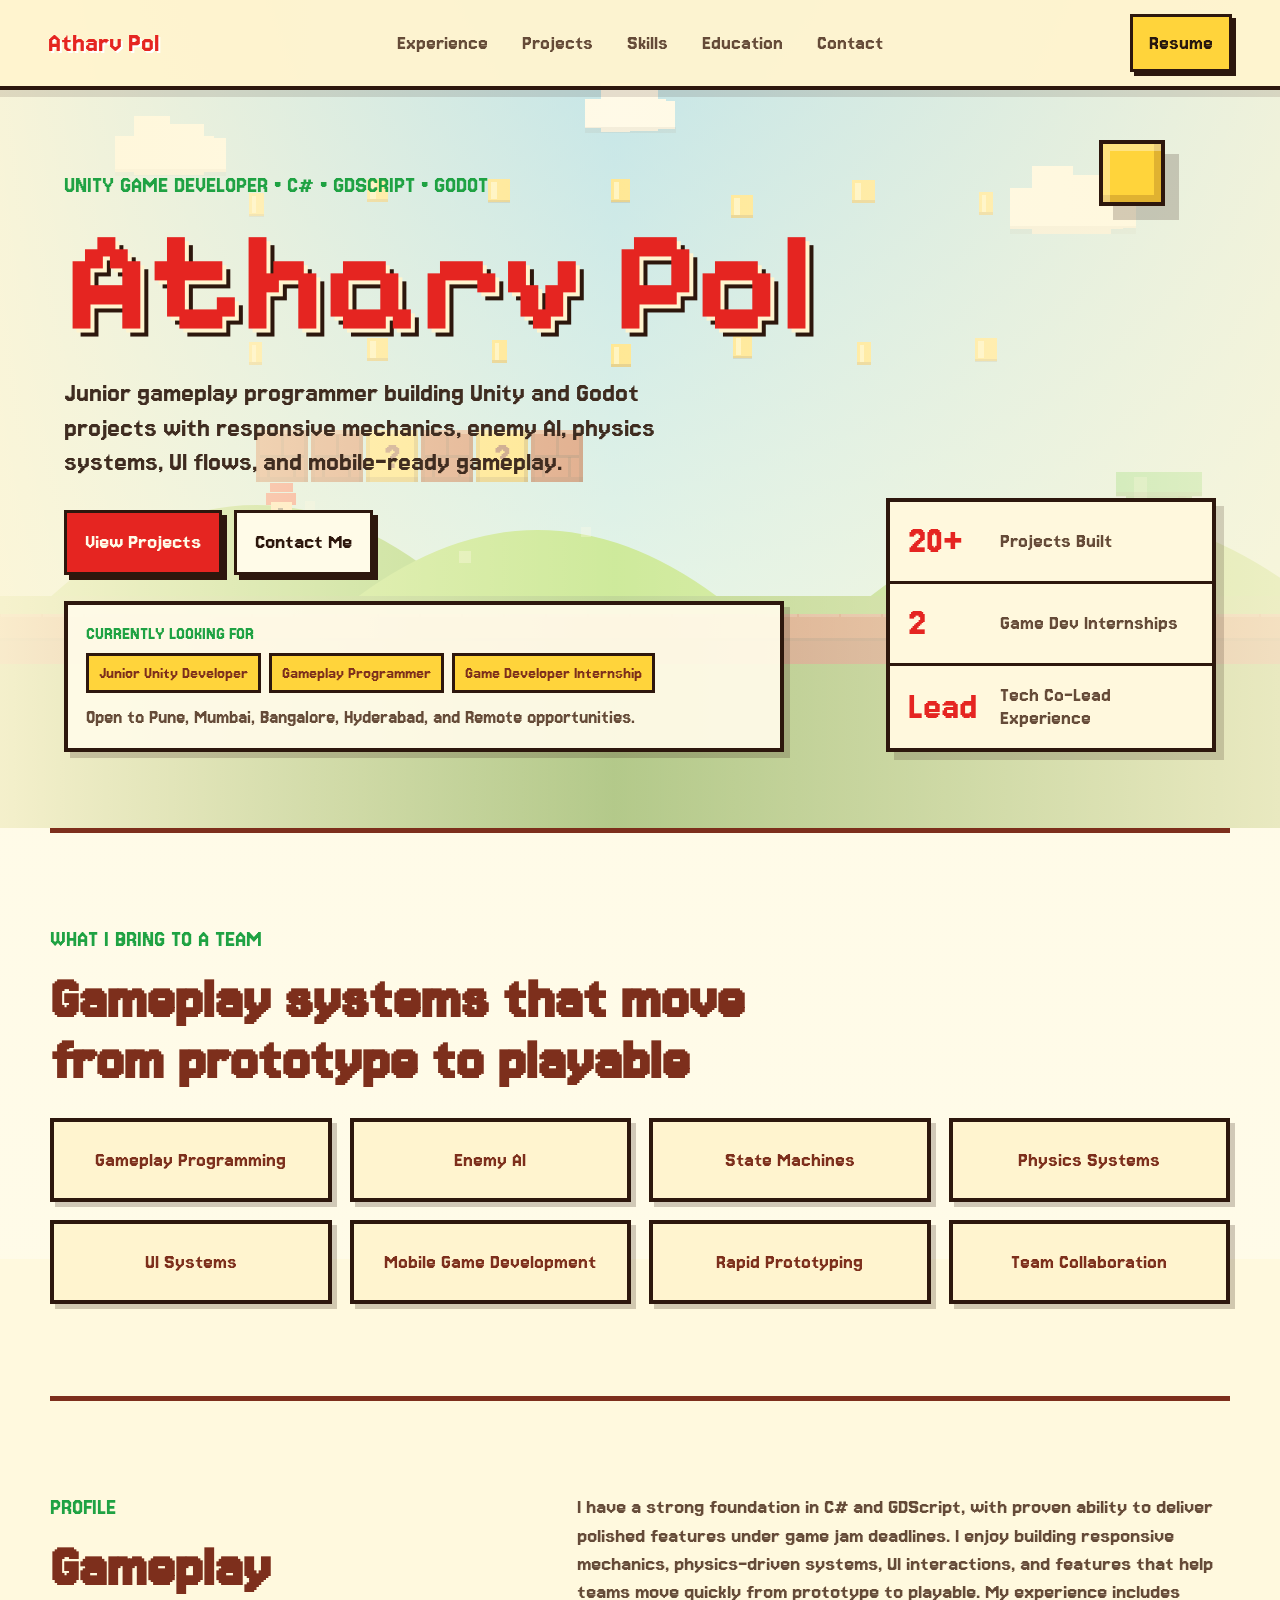
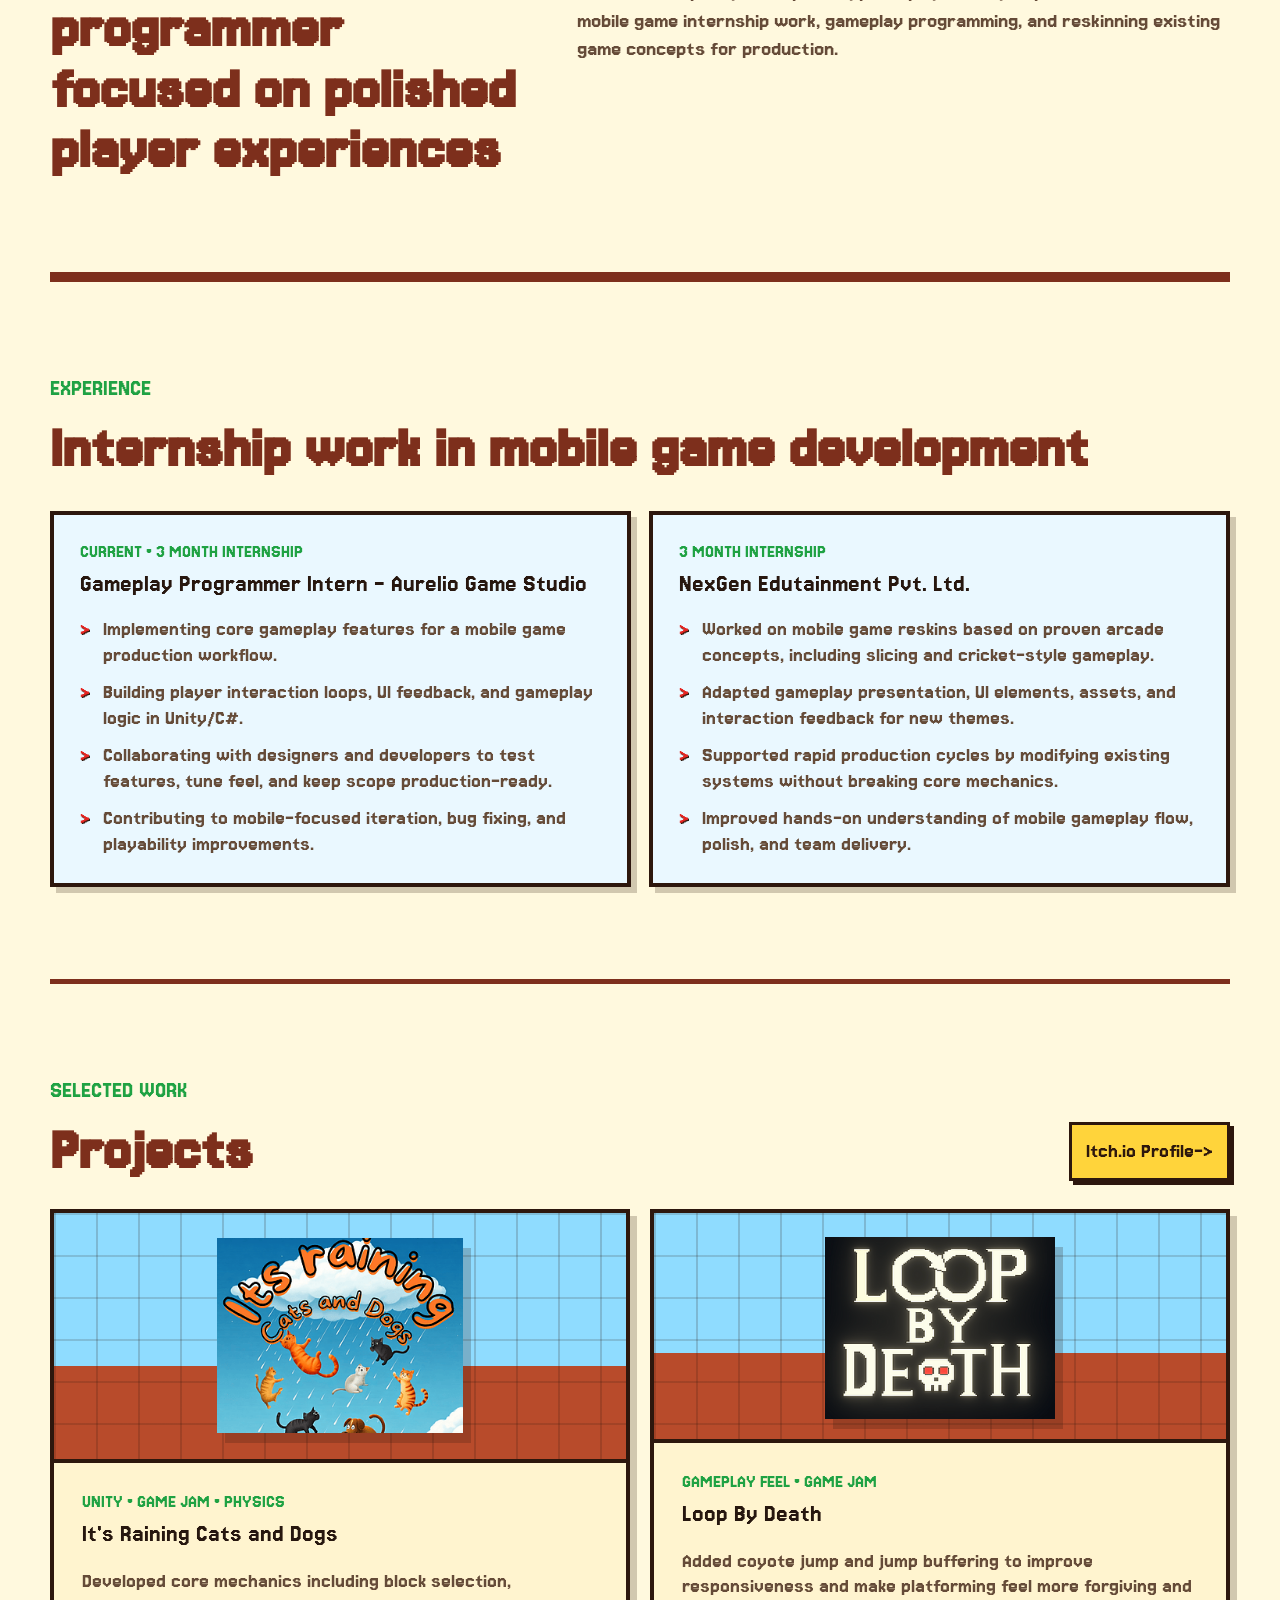
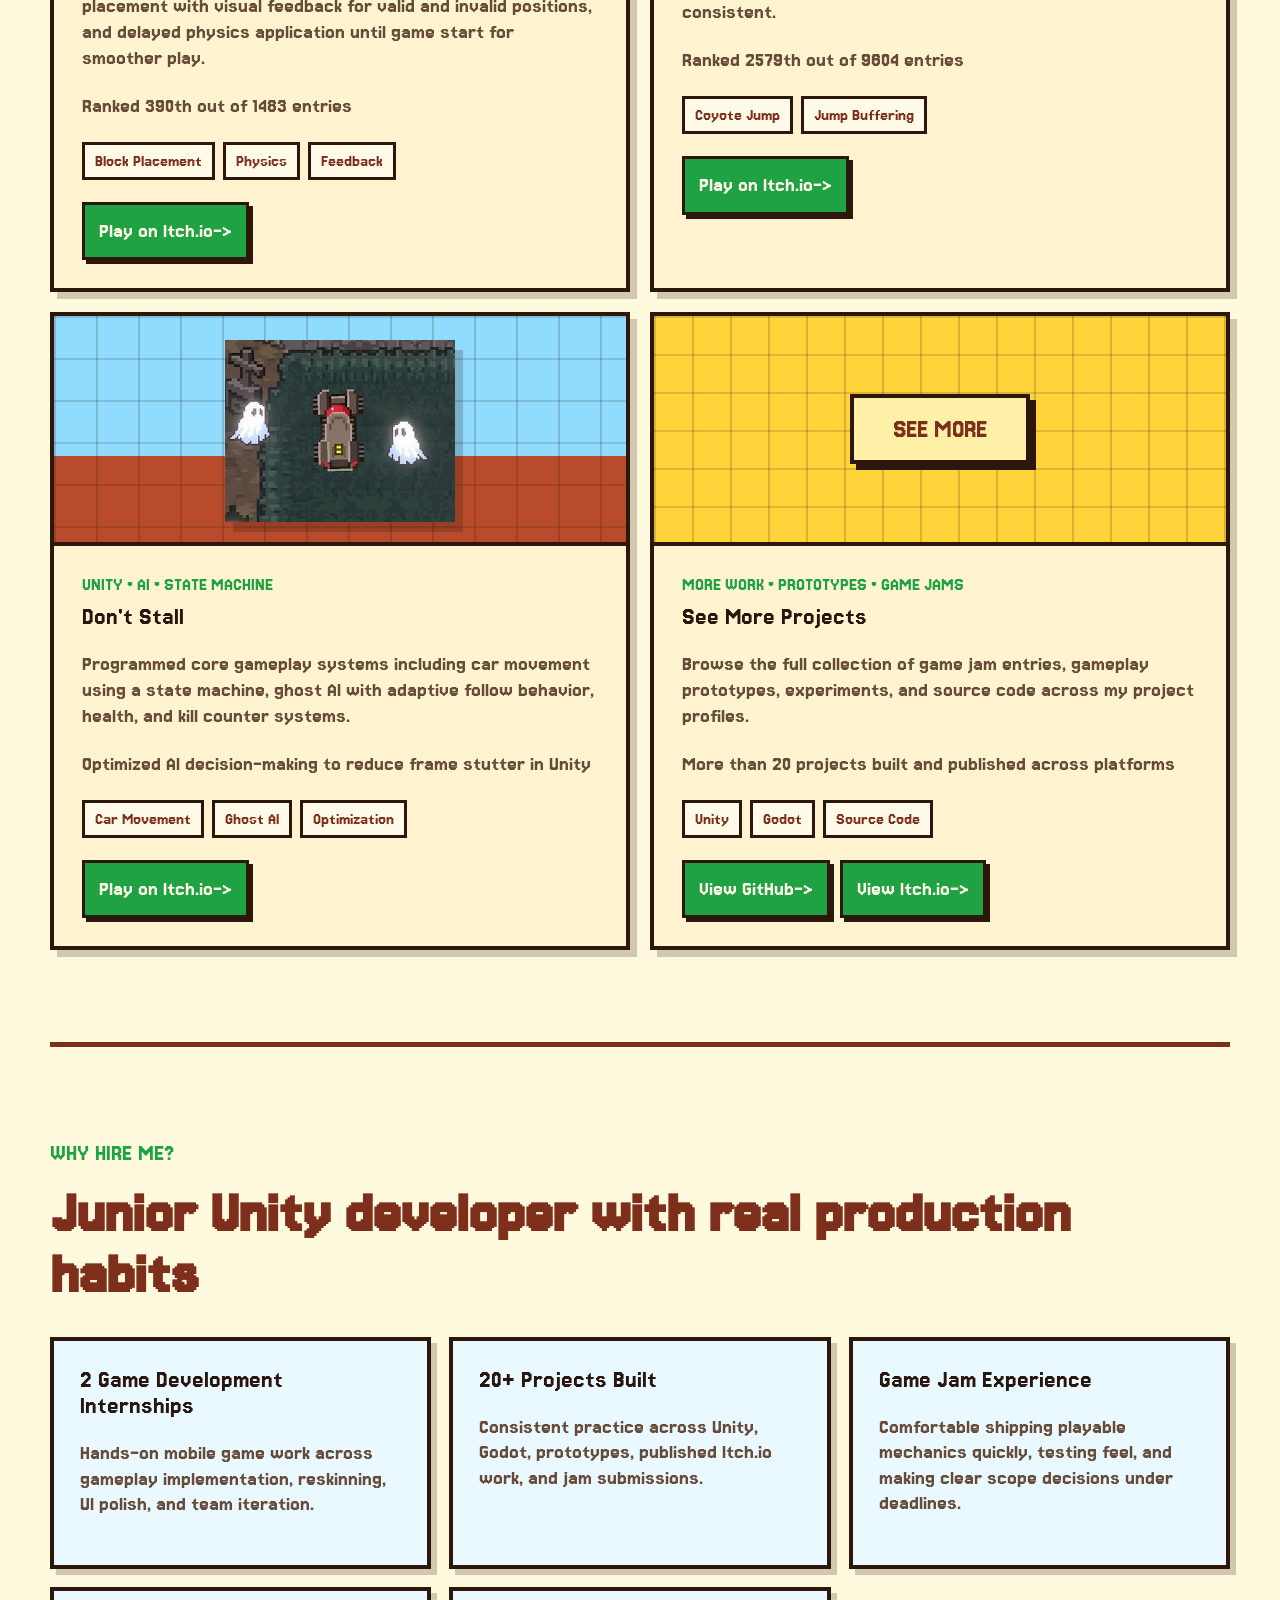
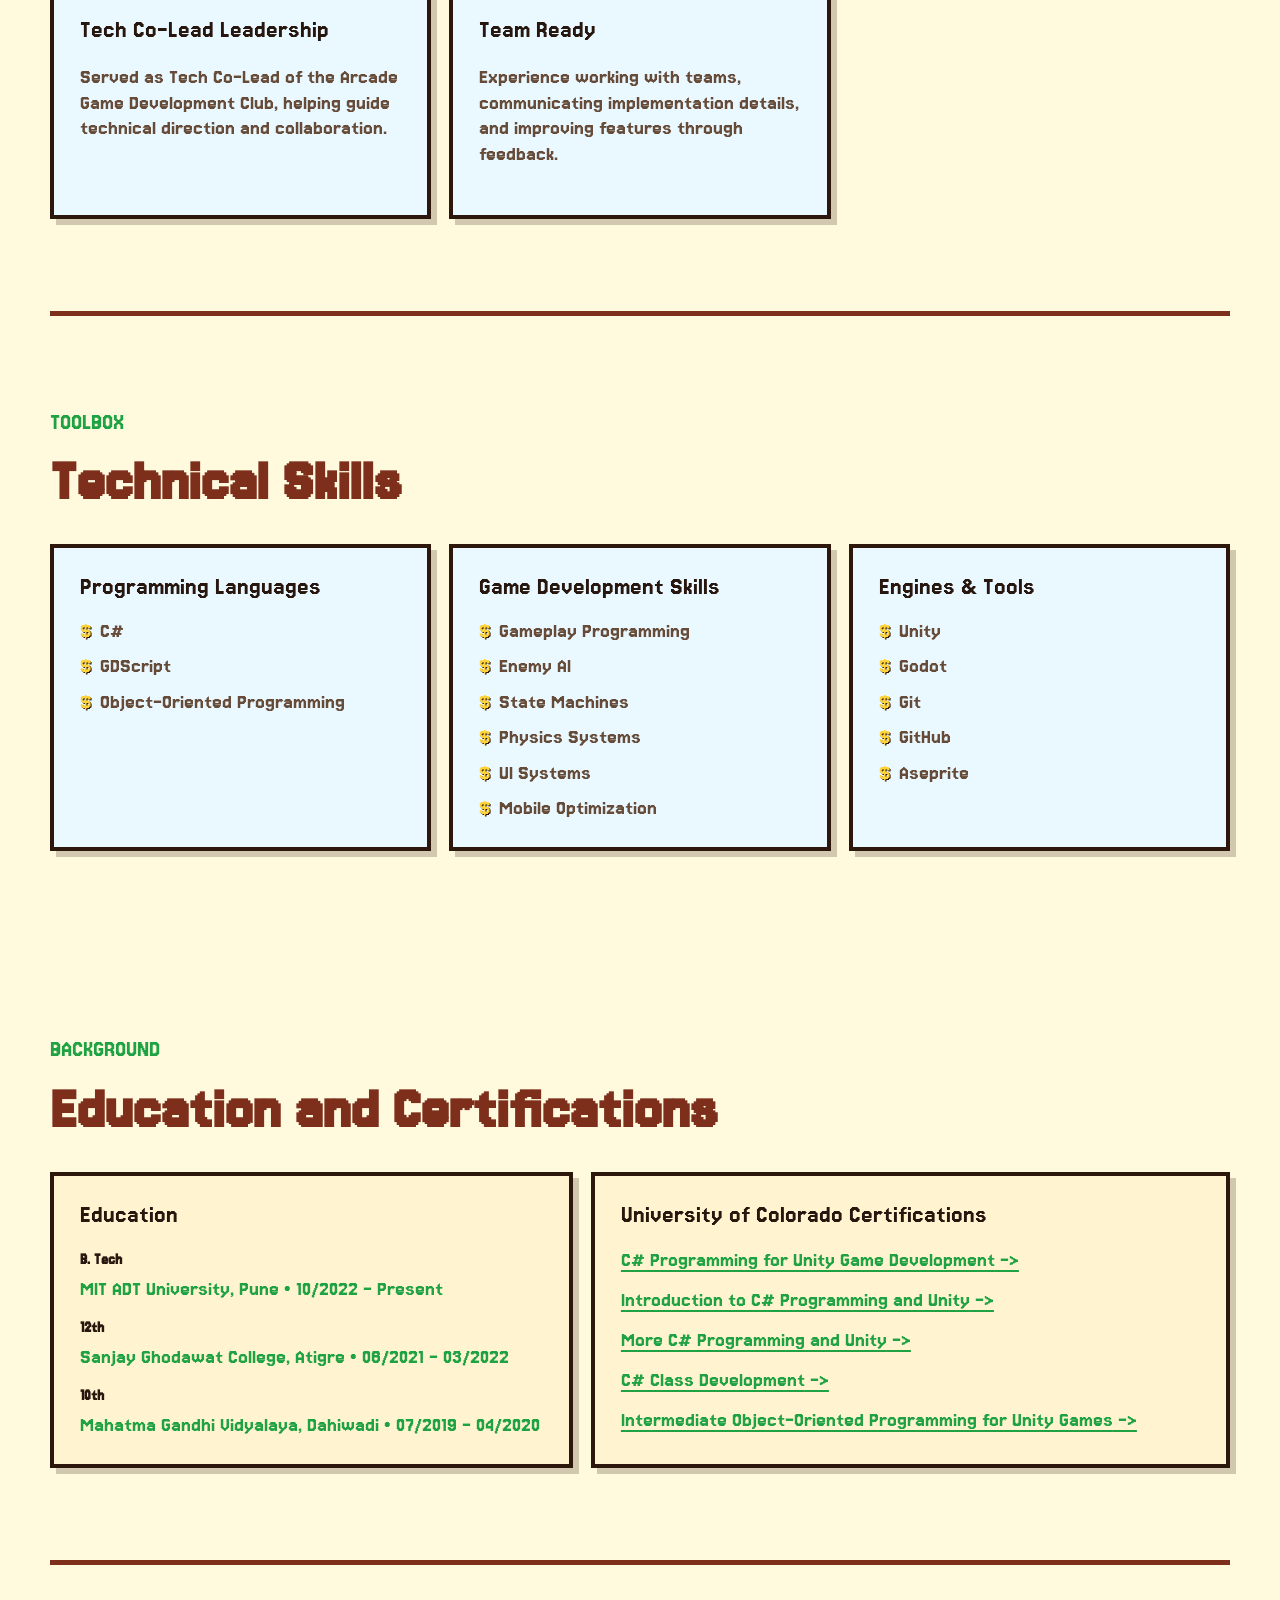
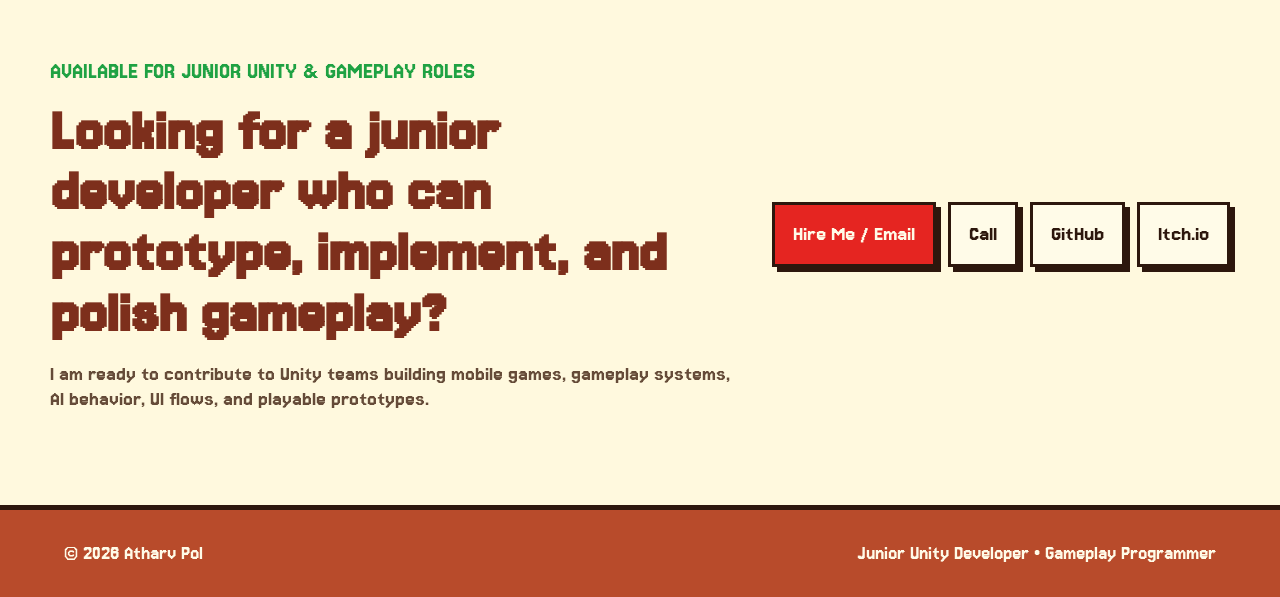
<file: index.html>
<!doctype html>
<html lang="en">
  <head>
    <meta charset="UTF-8" />
    <meta name="viewport" content="width=device-width, initial-scale=1.0" />
    <title>Atharv Pol - Junior Unity Developer & Gameplay Programmer</title>
    <meta
      name="description"
      content="Atharv Pol is a Junior Unity Developer and Gameplay Programmer from Pune with internship experience in mobile games, enemy AI, state machines, physics systems, UI systems, C#, GDScript, Unity, and Godot."
    />
    <link rel="preconnect" href="https://fonts.googleapis.com" />
    <link rel="preconnect" href="https://fonts.gstatic.com" crossorigin />
    <link
      href="https://fonts.googleapis.com/css2?family=Jersey+15&family=Pixelify+Sans:wght@400;500;600;700&display=swap"
      rel="stylesheet"
    />
    <link rel="stylesheet" href="styles.css" />
  </head>
  <body>
    <header class="site-header">
      <a class="brand" href="#home" aria-label="Go to home">
        <span>Atharv Pol</span>
      </a>
      <nav class="nav-links" aria-label="Primary navigation">
        <a href="#experience">Experience</a>
        <a href="#projects">Projects</a>
        <a href="#skills">Skills</a>
        <a href="#education">Education</a>
        <a href="#contact">Contact</a>
      </nav>
      <a
        class="header-action resume-link"
        href="assets/GameDeveloperResume.pdf"
        data-resume-fallback="resume.html"
        target="_blank"
        rel="noreferrer"
      >Resume</a>
    </header>

    <main>
      <section class="hero" id="home" aria-labelledby="hero-title">
        <canvas id="hero-canvas" aria-hidden="true"></canvas>
        <div class="hero-content">
          <p class="eyebrow">Unity Game Developer &bull; C# &bull; GDScript &bull; Godot</p>
          <h1 id="hero-title">Atharv Pol</h1>
          <p class="hero-copy">
            Junior gameplay programmer building Unity and Godot projects with
            responsive mechanics, enemy AI, physics systems, UI flows, and
            mobile-ready gameplay.
          </p>
          <div class="hero-actions">
            <a class="button primary" href="#projects">View Projects</a>
            <a class="button secondary" href="mailto:polatharv1001@gmail.com">Contact Me</a>
          </div>
          <div class="looking-panel" aria-label="Currently looking for">
            <p class="project-kicker">Currently Looking For</p>
            <div class="looking-tags">
              <span>Junior Unity Developer</span>
              <span>Gameplay Programmer</span>
              <span>Game Developer Internship</span>
            </div>
            <p>
              Open to Pune, Mumbai, Bangalore, Hyderabad, and Remote
              opportunities.
            </p>
          </div>
        </div>
        <aside class="status-panel" aria-label="Portfolio highlights">
          <div>
            <span class="metric">20+</span>
            <span>Projects Built</span>
          </div>
          <div>
            <span class="metric">2</span>
            <span>Game Dev Internships</span>
          </div>
          <div>
            <span class="metric">Lead</span>
            <span>Tech Co-Lead Experience</span>
          </div>
        </aside>
      </section>

      <section class="section bring-section" aria-labelledby="bring-title">
        <div class="section-heading compact">
          <p class="eyebrow">What I Bring To A Team</p>
          <h2 id="bring-title">Gameplay systems that move from prototype to playable</h2>
        </div>
        <div class="bring-grid" aria-label="Gameplay strengths">
          <span>Gameplay Programming</span>
          <span>Enemy AI</span>
          <span>State Machines</span>
          <span>Physics Systems</span>
          <span>UI Systems</span>
          <span>Mobile Game Development</span>
          <span>Rapid Prototyping</span>
          <span>Team Collaboration</span>
        </div>
      </section>

      <section class="section intro-section" aria-labelledby="intro-title">
        <div class="section-heading">
          <p class="eyebrow">Profile</p>
          <h2 id="intro-title">Gameplay programmer focused on polished player experiences</h2>
        </div>
        <p class="wide-copy">
          I have a strong foundation in C# and GDScript, with proven ability to
          deliver polished features under game jam deadlines. I enjoy building
          responsive mechanics, physics-driven systems, UI interactions, and
          features that help teams move quickly from prototype to playable. My
          experience includes mobile game internship work, gameplay programming,
          and reskinning existing game concepts for production.
        </p>
      </section>

      <section class="section experience-section" id="experience" aria-labelledby="experience-title">
        <div class="section-heading">
          <p class="eyebrow">Experience</p>
          <h2 id="experience-title">Internship work in mobile game development</h2>
        </div>
        <div class="experience-grid">
          <article>
            <p class="project-kicker">Current &bull; 3 Month Internship</p>
            <h3>Gameplay Programmer Intern - Aurelio Game Studio</h3>
            <ul class="impact-list">
              <li>Implementing core gameplay features for a mobile game production workflow.</li>
              <li>Building player interaction loops, UI feedback, and gameplay logic in Unity/C#.</li>
              <li>Collaborating with designers and developers to test features, tune feel, and keep scope production-ready.</li>
              <li>Contributing to mobile-focused iteration, bug fixing, and playability improvements.</li>
            </ul>
          </article>
          <article>
            <p class="project-kicker">3 Month Internship</p>
            <h3>NexGen Edutainment Pvt. Ltd.</h3>
            <ul class="impact-list">
              <li>Worked on mobile game reskins based on proven arcade concepts, including slicing and cricket-style gameplay.</li>
              <li>Adapted gameplay presentation, UI elements, assets, and interaction feedback for new themes.</li>
              <li>Supported rapid production cycles by modifying existing systems without breaking core mechanics.</li>
              <li>Improved hands-on understanding of mobile gameplay flow, polish, and team delivery.</li>
            </ul>
          </article>
        </div>
      </section>

      <section class="section" id="projects" aria-labelledby="projects-title">
        <div class="section-heading row">
          <div>
            <p class="eyebrow">Selected Work</p>
            <h2 id="projects-title">Projects</h2>
          </div>
          <a class="text-link" href="https://itch.io/profile/atharv1001" target="_blank" rel="noreferrer">Itch.io Profile</a>
        </div>

        <div class="project-grid">
          <article class="project-card featured">
            <div class="project-media image-media">
              <img
                src="assets/its-raining-cats-and-dogs.png"
                alt="It's Raining Cats and Dogs game cover"
              />
            </div>
            <div class="project-body">
              <p class="project-kicker">Unity &bull; Game Jam &bull; Physics</p>
              <h3>It's Raining Cats and Dogs</h3>
              <p>
                Developed core mechanics including block selection, placement
                with visual feedback for valid and invalid positions, and
                delayed physics application until game start for smoother play.
              </p>
              <p class="project-result">Ranked 390th out of 1483 entries</p>
              <div class="tag-row">
                <span>Block Placement</span>
                <span>Physics</span>
                <span>Feedback</span>
              </div>
              <a class="project-link" href="https://xxsarboxx.itch.io/its-raining-cats-and-dogs" target="_blank" rel="noreferrer">Play on Itch.io</a>
            </div>
          </article>

          <article class="project-card">
            <div class="project-media image-media">
              <img src="assets/loop-by-death.png" alt="Loop By Death game cover" />
            </div>
            <div class="project-body">
              <p class="project-kicker">Gameplay Feel &bull; Game Jam</p>
              <h3>Loop By Death</h3>
              <p>
                Added coyote jump and jump buffering to improve responsiveness
                and make platforming feel more forgiving and consistent.
              </p>
              <p class="project-result">Ranked 2579th out of 9604 entries</p>
              <div class="tag-row">
                <span>Coyote Jump</span>
                <span>Jump Buffering</span>
              </div>
              <a class="project-link" href="https://advaitbleh.itch.io/loop-by-death" target="_blank" rel="noreferrer">Play on Itch.io</a>
            </div>
          </article>

          <article class="project-card">
            <div class="project-media image-media">
              <img src="assets/dont-stall.png" alt="Don't Stall game cover" />
            </div>
            <div class="project-body">
              <p class="project-kicker">Unity &bull; AI &bull; State Machine</p>
              <h3>Don't Stall</h3>
              <p>
                Programmed core gameplay systems including car movement using a
                state machine, ghost AI with adaptive follow behavior, health,
                and kill counter systems.
              </p>
              <p class="project-result">Optimized AI decision-making to reduce frame stutter in Unity</p>
              <div class="tag-row">
                <span>Car Movement</span>
                <span>Ghost AI</span>
                <span>Optimization</span>
              </div>
              <a class="project-link" href="https://atharv1001.itch.io/dont-stall" target="_blank" rel="noreferrer">Play on Itch.io</a>
            </div>
          </article>

          <article class="project-card more-projects-card">
            <div class="project-media more-media" aria-hidden="true">
              <span>See More</span>
            </div>
            <div class="project-body">
              <p class="project-kicker">More Work &bull; Prototypes &bull; Game Jams</p>
              <h3>See More Projects</h3>
              <p>
                Browse the full collection of game jam entries, gameplay
                prototypes, experiments, and source code across my project
                profiles.
              </p>
              <p class="project-result">More than 20 projects built and published across platforms</p>
              <div class="tag-row">
                <span>Unity</span>
                <span>Godot</span>
                <span>Source Code</span>
              </div>
              <div class="project-links">
                <a class="project-link" href="https://github.com/Atharvp1001" target="_blank" rel="noreferrer">View GitHub</a>
                <a class="project-link" href="https://itch.io/profile/atharv1001" target="_blank" rel="noreferrer">View Itch.io</a>
              </div>
            </div>
          </article>
        </div>
      </section>

      <section class="section systems-section hire-section" aria-labelledby="strengths-title">
        <div class="section-heading">
          <p class="eyebrow">Why Hire Me?</p>
          <h2 id="strengths-title">Junior Unity developer with real production habits</h2>
        </div>
        <div class="systems-grid">
          <article>
            <h3>2 Game Development Internships</h3>
            <p>Hands-on mobile game work across gameplay implementation, reskinning, UI polish, and team iteration.</p>
          </article>
          <article>
            <h3>20+ Projects Built</h3>
            <p>Consistent practice across Unity, Godot, prototypes, published Itch.io work, and jam submissions.</p>
          </article>
          <article>
            <h3>Game Jam Experience</h3>
            <p>Comfortable shipping playable mechanics quickly, testing feel, and making clear scope decisions under deadlines.</p>
          </article>
          <article>
            <h3>Tech Co-Lead Leadership</h3>
            <p>Served as Tech Co-Lead of the Arcade Game Development Club, helping guide technical direction and collaboration.</p>
          </article>
          <article>
            <h3>Team Ready</h3>
            <p>Experience working with teams, communicating implementation details, and improving features through feedback.</p>
          </article>
        </div>
      </section>

      <section class="section skills-section" id="skills" aria-labelledby="skills-title">
        <div class="section-heading">
          <p class="eyebrow">Toolbox</p>
          <h2 id="skills-title">Technical Skills</h2>
        </div>
        <div class="skill-columns">
          <div>
            <h3>Programming Languages</h3>
            <ul>
              <li>C#</li>
              <li>GDScript</li>
              <li>Object-Oriented Programming</li>
            </ul>
          </div>
          <div>
            <h3>Game Development Skills</h3>
            <ul>
              <li>Gameplay Programming</li>
              <li>Enemy AI</li>
              <li>State Machines</li>
              <li>Physics Systems</li>
              <li>UI Systems</li>
              <li>Mobile Optimization</li>
            </ul>
          </div>
          <div>
            <h3>Engines & Tools</h3>
            <ul>
              <li>Unity</li>
              <li>Godot</li>
              <li>Git</li>
              <li>GitHub</li>
              <li>Aseprite</li>
            </ul>
          </div>
        </div>
      </section>

      <section class="section credentials-section" id="education" aria-labelledby="education-title">
        <div class="section-heading">
          <p class="eyebrow">Background</p>
          <h2 id="education-title">Education and Certifications</h2>
        </div>
        <div class="credentials-grid">
          <article>
            <h3>Education</h3>
            <ul class="timeline-list">
              <li>
                <strong>B. Tech</strong>
                <span>MIT ADT University, Pune &bull; 10/2022 - Present</span>
              </li>
              <li>
                <strong>12th</strong>
                <span>Sanjay Ghodawat College, Atigre &bull; 06/2021 - 03/2022</span>
              </li>
              <li>
                <strong>10th</strong>
                <span>Mahatma Gandhi Vidyalaya, Dahiwadi &bull; 07/2019 - 04/2020</span>
              </li>
            </ul>
          </article>
          <article>
            <h3>University of Colorado Certifications</h3>
            <ul class="cert-list">
              <li><a href="https://drive.google.com/file/d/1rFfo11e_SXIm04my6DKpsUuDSOBxT6_m/view?usp=drive_link" target="_blank" rel="noreferrer">C# Programming for Unity Game Development</a></li>
              <li><a href="https://drive.google.com/file/d/1ytvE_w-wiKxdPQ2Ur25RWk-7BKi2qjE1/view?usp=drive_link" target="_blank" rel="noreferrer">Introduction to C# Programming and Unity</a></li>
              <li><a href="https://drive.google.com/file/d/1JxCsA5MPWr46ay1FEjriDc-lZnxqnoGP/view?usp=drive_link" target="_blank" rel="noreferrer">More C# Programming and Unity</a></li>
              <li><a href="https://drive.google.com/file/d/16UJeY6Y5b9H2XVU8vFtSXGPuqdysJsyq/view?usp=drive_link" target="_blank" rel="noreferrer">C# Class Development</a></li>
              <li><a href="https://drive.google.com/file/d/1eFDuD1Qf3rprSVaqmPC6XTaMk1qjQ0ui/view?usp=drive_link" target="_blank" rel="noreferrer">Intermediate Object-Oriented Programming for Unity Games</a></li>
            </ul>
          </article>
        </div>
      </section>

      <section class="section contact-section" id="contact" aria-labelledby="contact-title">
        <div>
          <p class="eyebrow">Available For Junior Unity & Gameplay Roles</p>
          <h2 id="contact-title">Looking for a junior developer who can prototype, implement, and polish gameplay?</h2>
          <p class="contact-copy">
            I am ready to contribute to Unity teams building mobile games,
            gameplay systems, AI behavior, UI flows, and playable prototypes.
          </p>
        </div>
        <div class="contact-actions">
          <a class="button primary" href="mailto:polatharv1001@gmail.com">Hire Me / Email</a>
          <a class="button secondary" href="tel:+919130833395">Call</a>
          <a class="button secondary" href="https://github.com/Atharvp1001" target="_blank" rel="noreferrer">GitHub</a>
          <a class="button secondary" href="https://itch.io/profile/atharv1001" target="_blank" rel="noreferrer">Itch.io</a>
        </div>
      </section>
    </main>

    <footer class="site-footer">
      <span>&copy; <span id="year"></span> Atharv Pol</span>
      <span>Junior Unity Developer &bull; Gameplay Programmer</span>
    </footer>

    <script src="script.js"></script>
  </body>
</html>
</file>
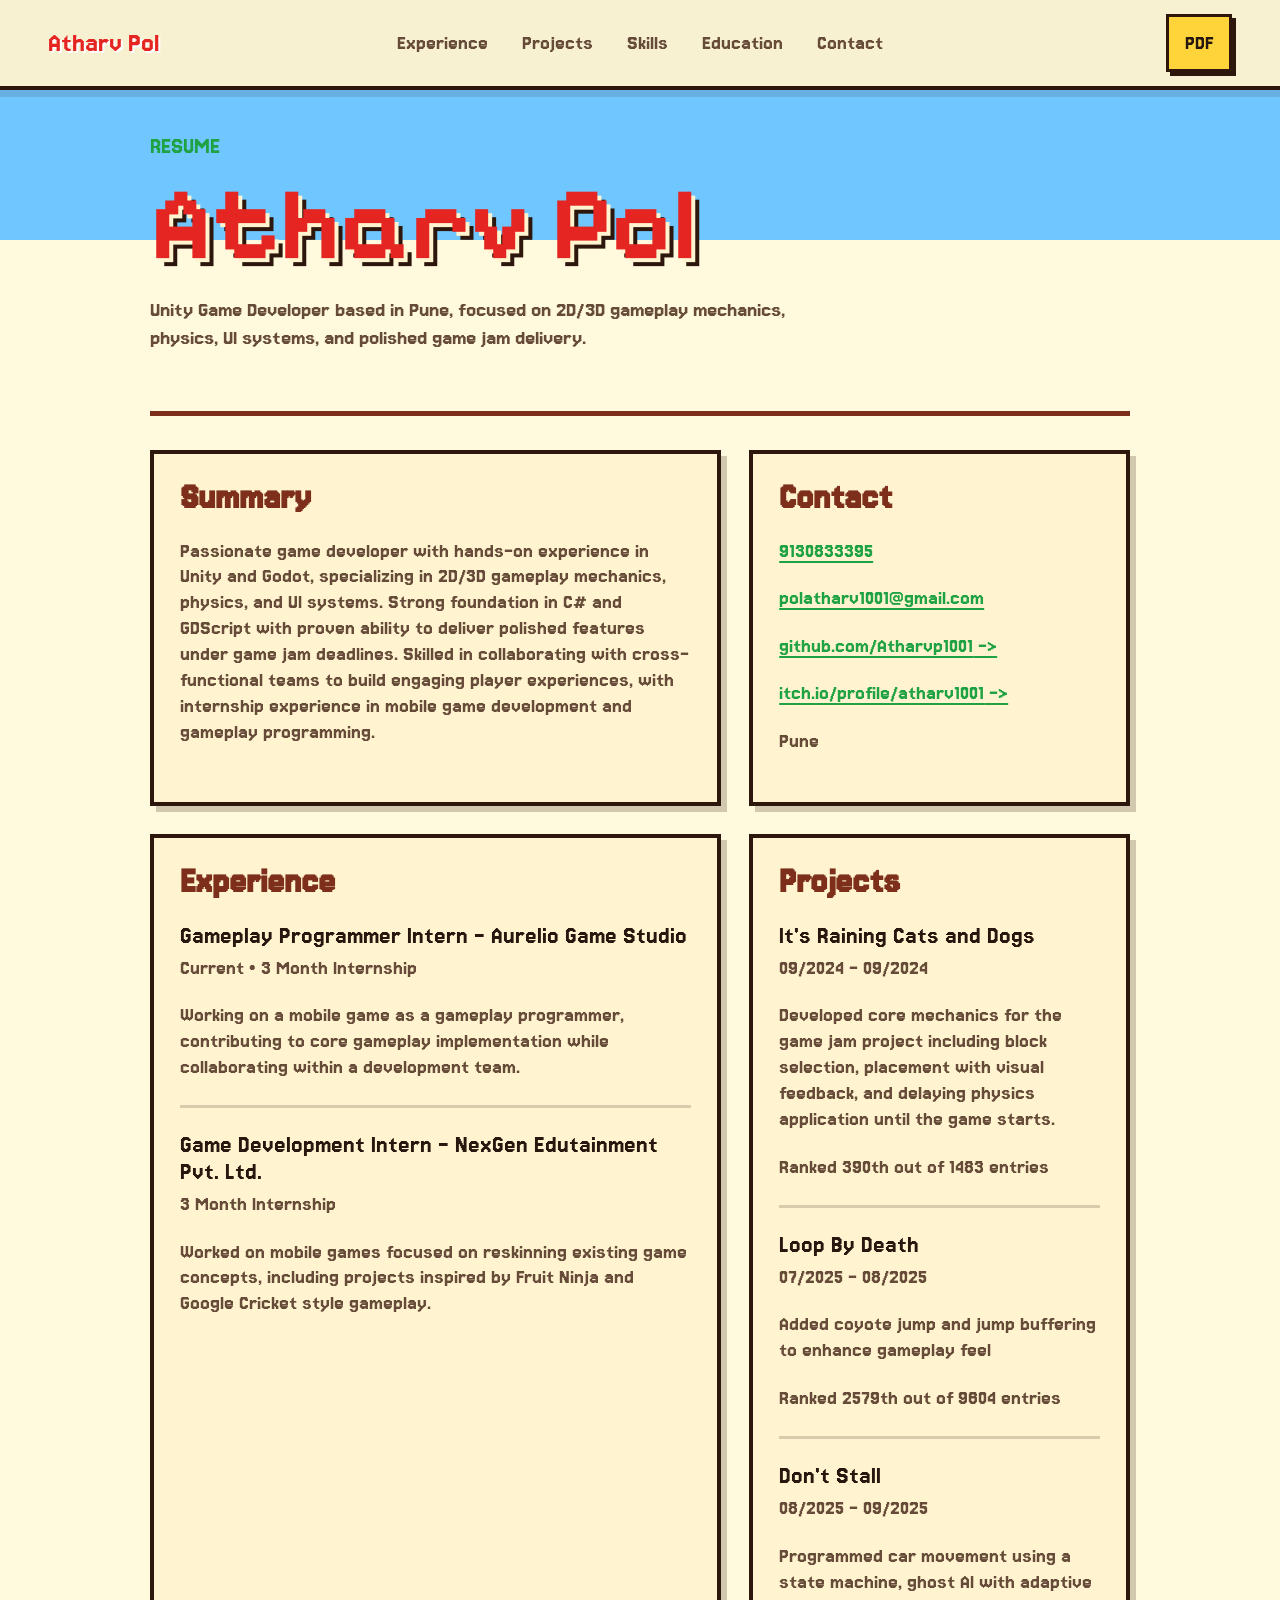
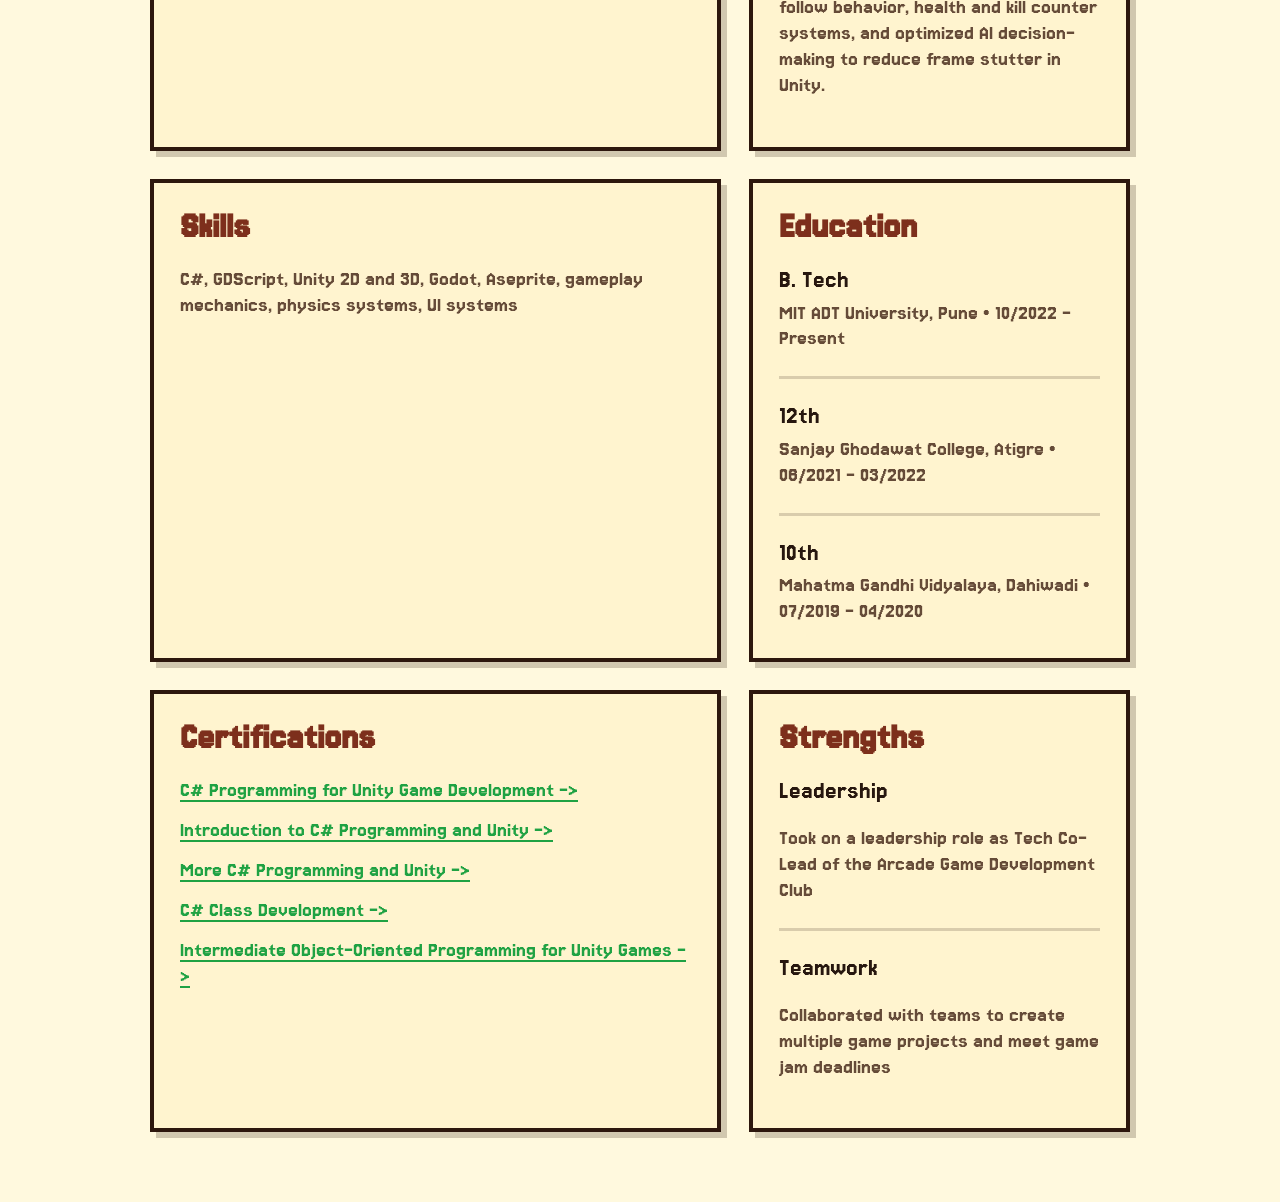
<file: resume.html>
<!doctype html>
<html lang="en">
  <head>
    <meta charset="UTF-8" />
    <meta name="viewport" content="width=device-width, initial-scale=1.0" />
    <title>Atharv Pol - Resume</title>
    <link rel="preconnect" href="https://fonts.googleapis.com" />
    <link rel="preconnect" href="https://fonts.gstatic.com" crossorigin />
    <link
      href="https://fonts.googleapis.com/css2?family=Jersey+15&family=Pixelify+Sans:wght@400;500;600;700&display=swap"
      rel="stylesheet"
    />
    <link rel="stylesheet" href="styles.css" />
  </head>
  <body class="resume-page">
    <header class="site-header">
      <a class="brand" href="index.html">
        <span>Atharv Pol</span>
      </a>
      <nav class="nav-links" aria-label="Resume navigation">
        <a href="index.html#experience">Experience</a>
        <a href="index.html#projects">Projects</a>
        <a href="index.html#skills">Skills</a>
        <a href="index.html#education">Education</a>
        <a href="index.html#contact">Contact</a>
      </nav>
      <a
        class="header-action resume-link"
        href="assets/GameDeveloperResume.pdf"
        data-resume-fallback="resume.html"
        target="_blank"
        rel="noreferrer"
      >PDF</a>
    </header>

    <main class="resume-shell">
      <section class="resume-hero">
        <p class="eyebrow">Resume</p>
        <h1>Atharv Pol</h1>
        <p>Unity Game Developer based in Pune, focused on 2D/3D gameplay mechanics, physics, UI systems, and polished game jam delivery.</p>
      </section>

      <section class="resume-grid" aria-label="Resume content">
        <article>
          <h2>Summary</h2>
          <p>
            Passionate game developer with hands-on experience in Unity and
            Godot, specializing in 2D/3D gameplay mechanics, physics, and UI
            systems. Strong foundation in C# and GDScript with proven ability to
            deliver polished features under game jam deadlines. Skilled in
            collaborating with cross-functional teams to build engaging player
            experiences, with internship experience in mobile game development
            and gameplay programming.
          </p>
        </article>

        <article>
          <h2>Contact</h2>
          <p><a href="tel:+919130833395">9130833395</a></p>
          <p><a href="mailto:polatharv1001@gmail.com">polatharv1001@gmail.com</a></p>
          <p><a href="https://github.com/Atharvp1001" target="_blank" rel="noreferrer">github.com/Atharvp1001</a></p>
          <p><a href="https://itch.io/profile/atharv1001" target="_blank" rel="noreferrer">itch.io/profile/atharv1001</a></p>
          <p>Pune</p>
        </article>

        <article>
          <h2>Experience</h2>
          <div class="resume-item">
            <h3>Gameplay Programmer Intern - Aurelio Game Studio</h3>
            <p class="resume-meta">Current &bull; 3 Month Internship</p>
            <p>
              Working on a mobile game as a gameplay programmer, contributing to
              core gameplay implementation while collaborating within a
              development team.
            </p>
          </div>
          <div class="resume-item">
            <h3>Game Development Intern - NexGen Edutainment Pvt. Ltd.</h3>
            <p class="resume-meta">3 Month Internship</p>
            <p>
              Worked on mobile games focused on reskinning existing game
              concepts, including projects inspired by Fruit Ninja and Google
              Cricket style gameplay.
            </p>
          </div>
        </article>

        <article>
          <h2>Projects</h2>
          <div class="resume-item">
            <h3>It's Raining Cats and Dogs</h3>
            <p class="resume-meta">09/2024 - 09/2024</p>
            <p>
              Developed core mechanics for the game jam project including block
              selection, placement with visual feedback, and delaying physics
              application until the game starts.
            </p>
            <p>Ranked 390th out of 1483 entries</p>
          </div>
          <div class="resume-item">
            <h3>Loop By Death</h3>
            <p class="resume-meta">07/2025 - 08/2025</p>
            <p>Added coyote jump and jump buffering to enhance gameplay feel</p>
            <p>Ranked 2579th out of 9604 entries</p>
          </div>
          <div class="resume-item">
            <h3>Don't Stall</h3>
            <p class="resume-meta">08/2025 - 09/2025</p>
            <p>
              Programmed car movement using a state machine, ghost AI with
              adaptive follow behavior, health and kill counter systems, and
              optimized AI decision-making to reduce frame stutter in Unity.
            </p>
          </div>
        </article>

        <article>
          <h2>Skills</h2>
          <p>C#, GDScript, Unity 2D and 3D, Godot, Aseprite, gameplay mechanics, physics systems, UI systems</p>
        </article>

        <article>
          <h2>Education</h2>
          <div class="resume-item">
            <h3>B. Tech</h3>
            <p class="resume-meta">MIT ADT University, Pune &bull; 10/2022 - Present</p>
          </div>
          <div class="resume-item">
            <h3>12th</h3>
            <p class="resume-meta">Sanjay Ghodawat College, Atigre &bull; 06/2021 - 03/2022</p>
          </div>
          <div class="resume-item">
            <h3>10th</h3>
            <p class="resume-meta">Mahatma Gandhi Vidyalaya, Dahiwadi &bull; 07/2019 - 04/2020</p>
          </div>
        </article>

        <article>
          <h2>Certifications</h2>
          <ul class="cert-list compact">
            <li><a href="https://shorturl.at/0XrW4" target="_blank" rel="noreferrer">C# Programming for Unity Game Development</a></li>
            <li><a href="https://shorturl.at/F9nV1" target="_blank" rel="noreferrer">Introduction to C# Programming and Unity</a></li>
            <li><a href="https://shorturl.at/FkU8F" target="_blank" rel="noreferrer">More C# Programming and Unity</a></li>
            <li><a href="https://shorturl.at/i2uxp" target="_blank" rel="noreferrer">C# Class Development</a></li>
            <li><a href="https://shorturl.at/JFkGO" target="_blank" rel="noreferrer">Intermediate Object-Oriented Programming for Unity Games</a></li>
          </ul>
        </article>

        <article>
          <h2>Strengths</h2>
          <div class="resume-item">
            <h3>Leadership</h3>
            <p>Took on a leadership role as Tech Co-Lead of the Arcade Game Development Club</p>
          </div>
          <div class="resume-item">
            <h3>Teamwork</h3>
            <p>Collaborated with teams to create multiple game projects and meet game jam deadlines</p>
          </div>
        </article>
      </section>
    </main>
    <script src="script.js"></script>
  </body>
</html>
</file>
<file: styles.css>
:root {
  --bg: #79cfff;
  --surface: #fff4cf;
  --surface-2: #eaf8ff;
  --text: #27170f;
  --muted: #654b38;
  --line: #2d170d;
  --accent: #e52521;
  --accent-2: #ffd43b;
  --accent-3: #1fa243;
  --brick: #b84b2b;
  --brick-dark: #7d2f1c;
  --sky: #70c7ff;
  --shadow: rgba(45, 23, 13, 0.22);
  --font-name: "Pixelify Sans", "Courier New", monospace;
  --font-pixel: "Jersey 15", "Courier New", monospace;
  --max: 1180px;
}

* {
  box-sizing: border-box;
}

html {
  scroll-behavior: smooth;
}

body {
  margin: 0;
  font-family: var(--font-pixel);
  color: var(--text);
  background:
    linear-gradient(180deg, rgba(255, 255, 255, 0.3) 0 18%, transparent 18%),
    linear-gradient(180deg, var(--sky) 0 460px, #fff9de 460px 100%);
  line-height: 1.5;
}

a {
  color: inherit;
  text-decoration: none;
}

.site-header {
  position: fixed;
  top: 0;
  left: 0;
  z-index: 20;
  display: grid;
  grid-template-columns: 1fr auto 1fr;
  align-items: center;
  width: 100%;
  padding: 14px clamp(18px, 4vw, 48px);
  border-bottom: 4px solid var(--line);
  background: rgba(255, 244, 207, 0.94);
  box-shadow: 0 7px 0 rgba(45, 23, 13, 0.12);
}

.brand,
.nav-links,
.hero-actions,
.contact-actions,
.project-links,
.tag-row {
  display: flex;
  align-items: center;
}

.brand {
  min-width: 0;
  color: var(--accent);
  font-family: var(--font-pixel);
  font-size: clamp(1.45rem, 2.4vw, 1.8rem);
  font-weight: 400;
  line-height: 1;
  text-shadow: 2px 2px 0 #fff;
}

.nav-links {
  gap: clamp(16px, 3vw, 34px);
  color: var(--muted);
  font-size: 1.35rem;
  font-weight: 400;
}

.nav-links a,
.text-link,
.project-link,
.button,
.header-action {
  transition: transform 150ms ease, background 150ms ease, color 150ms ease, box-shadow 150ms ease;
}

.nav-links a:hover,
.text-link:hover {
  color: var(--accent);
}

.header-action {
  justify-self: end;
  padding: 10px 16px;
  border: 3px solid var(--line);
  background: var(--accent-2);
  box-shadow: 4px 4px 0 var(--line);
  font-size: 1.35rem;
  font-weight: 400;
}

.hero {
  position: relative;
  min-height: 92vh;
  display: grid;
  grid-template-columns: minmax(0, 1fr) minmax(230px, 330px);
  align-items: end;
  gap: 28px;
  padding: 140px clamp(18px, 5vw, 70px) 76px;
  overflow: hidden;
  isolation: isolate;
}

#hero-canvas {
  position: absolute;
  inset: 0;
  width: 100%;
  height: 100%;
  z-index: -2;
  background:
    linear-gradient(180deg, #6cc8ff 0%, #b8ecff 62%, #74bf2e 62%, #4f9b24 100%);
  image-rendering: pixelated;
}

.hero::after {
  content: "";
  position: absolute;
  inset: 0;
  z-index: -1;
  background:
    linear-gradient(90deg, rgba(255, 246, 214, 0.94), rgba(255, 246, 214, 0.58) 48%, rgba(255, 246, 214, 0.88)),
    linear-gradient(180deg, transparent 0 72%, rgba(45, 23, 13, 0.12) 72% 100%);
}

.hero::before {
  content: "";
  position: absolute;
  right: clamp(18px, 9vw, 130px);
  top: 140px;
  z-index: 0;
  width: 58px;
  height: 58px;
  border: 4px solid var(--line);
  background: var(--accent-2);
  box-shadow:
    14px 14px 0 rgba(45, 23, 13, 0.2),
    inset 7px 7px 0 rgba(255, 255, 255, 0.35),
    inset -7px -7px 0 rgba(127, 73, 18, 0.24);
}

.hero-content {
  position: relative;
  z-index: 1;
  width: min(780px, 100%);
}

.eyebrow {
  margin: 0 0 14px;
  color: var(--accent-3);
  font-size: clamp(1.25rem, 2vw, 1.55rem);
  font-weight: 400;
  letter-spacing: 0;
  line-height: 1.2;
  text-transform: uppercase;
}

h1,
h2,
h3,
p {
  overflow-wrap: anywhere;
}

h1 {
  margin: 0;
  max-width: 850px;
  color: var(--accent);
  font-family: var(--font-name);
  font-size: clamp(4.1rem, 11vw, 10rem);
  line-height: 0.95;
  letter-spacing: 0;
  text-shadow:
    4px 4px 0 #fff4cf,
    8px 8px 0 var(--line);
}

h2 {
  margin: 0;
  color: var(--brick-dark);
  font-family: var(--font-pixel);
  font-size: clamp(2.7rem, 5vw, 5.2rem);
  line-height: 0.95;
  letter-spacing: 0;
}

h3 {
  margin: 0;
  color: var(--text);
  font-size: 1.65rem;
  font-weight: 400;
  line-height: 1;
}

.hero-copy {
  width: min(650px, 100%);
  margin: 28px 0 0;
  color: #3f2c20;
  font-size: clamp(1.45rem, 2.7vw, 1.8rem);
  font-weight: 400;
  line-height: 1.2;
}

.hero-actions,
.contact-actions {
  gap: 12px;
  flex-wrap: wrap;
  margin-top: 30px;
}

.looking-panel {
  width: min(720px, 100%);
  margin-top: 26px;
  padding: 18px;
  border: 4px solid var(--line);
  background: rgba(255, 251, 232, 0.94);
  box-shadow: 6px 6px 0 rgba(45, 23, 13, 0.2);
}

.looking-panel p:last-child {
  margin: 14px 0 0;
  color: var(--muted);
  font-size: 1.3rem;
  line-height: 1.1;
}

.looking-tags {
  display: flex;
  flex-wrap: wrap;
  gap: 8px;
}

.looking-tags span {
  padding: 8px 10px;
  border: 3px solid var(--line);
  background: var(--accent-2);
  color: var(--brick-dark);
  font-size: 1.15rem;
  line-height: 1;
}

.button {
  display: inline-flex;
  justify-content: center;
  align-items: center;
  min-height: 48px;
  padding: 12px 18px;
  border: 3px solid var(--line);
  box-shadow: 5px 5px 0 var(--line);
  font-size: 1.45rem;
  font-weight: 400;
}

.button.primary {
  background: var(--accent);
  color: #fffbe8;
}

.button.secondary {
  background: #fffbe8;
  color: var(--line);
}

.button:hover,
.header-action:hover {
  transform: translate(-2px, -2px);
  box-shadow: 7px 7px 0 var(--line);
}

.status-panel {
  position: relative;
  z-index: 1;
  align-self: end;
  display: grid;
  gap: 0;
  width: min(330px, 100%);
  border: 4px solid var(--line);
  background: var(--line);
  box-shadow: 8px 8px 0 rgba(45, 23, 13, 0.18);
}

.status-panel div {
  display: grid;
  grid-template-columns: 92px 1fr;
  align-items: center;
  min-height: 82px;
  padding: 14px 18px;
  border-bottom: 3px solid var(--line);
  background: #fff8dd;
  color: var(--muted);
  font-size: 1.35rem;
  font-weight: 400;
  line-height: 1.05;
}

.status-panel div:last-child {
  border-bottom: 0;
}

.metric {
  color: var(--accent);
  font-family: var(--font-pixel);
  font-size: 2.55rem;
  font-weight: 400;
}

.section {
  width: min(var(--max), calc(100% - 36px));
  margin: 0 auto;
  padding: 92px 0;
}

.intro-section {
  display: grid;
  grid-template-columns: 0.85fr 1.15fr;
  gap: 44px;
  border-bottom: 5px solid var(--brick-dark);
}

.section-heading.row {
  display: flex;
  justify-content: space-between;
  align-items: end;
  gap: 24px;
  margin-bottom: 28px;
}

.section-heading.compact {
  max-width: 820px;
  margin-bottom: 28px;
}

.wide-copy {
  margin: 0;
  color: var(--muted);
  font-size: 1.45rem;
  font-weight: 400;
  line-height: 1.22;
}

.text-link {
  display: inline-flex;
  align-items: center;
  min-height: 44px;
  padding: 10px 14px;
  border: 3px solid var(--line);
  background: var(--accent-2);
  box-shadow: 4px 4px 0 var(--line);
  color: var(--line);
  font-size: 1.35rem;
  font-weight: 400;
}

.text-link::after,
.project-link::after,
.cert-list a::after,
.resume-grid a[href^="http"]::after {
  content: " ->";
}

.project-grid {
  display: grid;
  grid-template-columns: repeat(2, minmax(0, 1fr));
  gap: 20px;
}

.project-card {
  display: grid;
  align-content: start;
  border: 4px solid var(--line);
  background: var(--surface);
  box-shadow: 7px 7px 0 var(--shadow);
}

.project-card.featured {
  grid-row: auto;
}

.project-card:hover {
  transform: translateY(-3px);
}

.project-media {
  position: relative;
  min-height: 230px;
  overflow: hidden;
  background: #7bcfff;
}

.image-media {
  display: grid;
  place-items: center;
  min-height: 0;
  height: 230px;
  padding: 24px;
  border-bottom: 4px solid var(--line);
  background:
    linear-gradient(90deg, rgba(45, 23, 13, 0.18) 2px, transparent 2px),
    linear-gradient(rgba(45, 23, 13, 0.16) 2px, transparent 2px),
    linear-gradient(180deg, #8fdcff 0 62%, var(--brick) 62% 100%);
  background-size: 42px 42px, 42px 42px, auto;
}

.image-media img {
  display: block;
  width: auto;
  max-width: 82%;
  height: auto;
  max-height: 182px;
  object-fit: contain;
  image-rendering: auto;
  filter: drop-shadow(8px 10px 0 rgba(45, 23, 13, 0.22));
}

.project-card.featured .image-media {
  height: 250px;
}

.project-card.featured .image-media img {
  max-width: 76%;
  max-height: 195px;
}

.more-media {
  display: flex;
  align-items: center;
  justify-content: center;
  height: 230px;
  padding: 24px;
  border-bottom: 4px solid var(--line);
  text-align: center;
  background:
    linear-gradient(90deg, rgba(45, 23, 13, 0.18) 2px, transparent 2px),
    linear-gradient(rgba(45, 23, 13, 0.16) 2px, transparent 2px),
    var(--accent-2);
  background-size: 38px 38px;
}

.more-media span {
  display: inline-flex;
  align-items: center;
  justify-content: center;
  min-width: 180px;
  min-height: 70px;
  padding: 14px 22px;
  border: 4px solid var(--line);
  background: #fff0a8;
  box-shadow: 6px 6px 0 var(--line);
  color: var(--brick-dark);
  font-family: var(--font-pixel);
  font-size: 1.75rem;
  font-weight: 400;
  line-height: 1;
  text-transform: uppercase;
}

.arena-media {
  background:
    linear-gradient(rgba(45, 23, 13, 0.12) 2px, transparent 2px),
    linear-gradient(90deg, rgba(45, 23, 13, 0.12) 2px, transparent 2px),
    linear-gradient(135deg, #8fdcff, #fff4cf);
  background-size: 34px 34px, 34px 34px, auto;
}

.player-dot,
.enemy-dot {
  position: absolute;
  display: block;
  border-radius: 50%;
}

.player-dot {
  left: 45%;
  top: 45%;
  width: 28px;
  height: 28px;
  background: var(--accent);
  box-shadow: 0 0 0 12px rgba(229, 37, 33, 0.14);
}

.enemy-dot {
  width: 18px;
  height: 18px;
  background: var(--accent-3);
  box-shadow: 0 0 0 8px rgba(31, 162, 67, 0.12);
}

.enemy-dot.one {
  left: 23%;
  top: 25%;
}

.enemy-dot.two {
  right: 20%;
  top: 30%;
}

.enemy-dot.three {
  left: 60%;
  bottom: 18%;
}

.physics-media,
.tools-media,
.net-media {
  display: flex;
  align-items: center;
  justify-content: center;
  gap: 16px;
}

.physics-media span {
  width: 52px;
  height: 52px;
  transform: rotate(18deg);
  background: var(--accent-2);
}

.physics-media span:nth-child(2) {
  width: 74px;
  height: 20px;
  background: var(--accent-3);
}

.tools-media {
  align-content: center;
  flex-wrap: wrap;
  padding: 46px;
}

.tools-media span {
  width: 42%;
  height: 54px;
  border: 3px solid var(--line);
  background: rgba(31, 162, 67, 0.18);
}

.net-media span {
  width: 24px;
  height: 24px;
  border-radius: 50%;
  background: var(--accent);
  box-shadow: 0 0 0 10px rgba(229, 37, 33, 0.1);
}

.net-media span:nth-child(even) {
  background: var(--accent-2);
}

.project-body {
  padding: 28px;
}

.project-kicker {
  margin: 0 0 10px;
  color: var(--accent-3);
  font-size: 1.25rem;
  font-weight: 400;
  line-height: 1;
  text-transform: uppercase;
}

.project-body p:not(.project-kicker) {
  color: var(--muted);
  font-size: 1.35rem;
  font-weight: 400;
  line-height: 1.2;
}

.project-result {
  margin-top: 14px;
  color: var(--brick-dark);
  font-weight: 400;
}

.project-link {
  display: inline-flex;
  align-items: center;
  min-height: 44px;
  padding: 10px 14px;
  border: 3px solid var(--line);
  background: var(--accent-3);
  box-shadow: 4px 4px 0 var(--line);
  margin-top: 22px;
  color: #fffbe8;
  font-size: 1.35rem;
  font-weight: 400;
}

.project-link:hover,
.text-link:hover {
  transform: translate(-2px, -2px);
  box-shadow: 6px 6px 0 var(--line);
}

.project-links {
  gap: 10px;
  flex-wrap: wrap;
  margin-top: 22px;
}

.project-links .project-link {
  margin-top: 0;
}

.tag-row {
  gap: 8px;
  flex-wrap: wrap;
  margin-top: 22px;
}

.tag-row span {
  padding: 7px 10px;
  border: 3px solid var(--line);
  background: #fffbe8;
  color: var(--brick-dark);
  font-size: 1.15rem;
  font-weight: 400;
  line-height: 1;
}

.experience-section,
.systems-section,
.bring-section {
  border-top: 5px solid var(--brick-dark);
  border-bottom: 5px solid var(--brick-dark);
}

.experience-grid,
.systems-grid,
.skill-columns,
.bring-grid {
  display: grid;
  grid-template-columns: repeat(3, minmax(0, 1fr));
  gap: 18px;
  margin-top: 32px;
}

.experience-grid {
  grid-template-columns: repeat(2, minmax(0, 1fr));
}

.bring-grid {
  grid-template-columns: repeat(4, minmax(0, 1fr));
  margin-top: 0;
}

.bring-grid span {
  display: grid;
  place-items: center;
  min-height: 84px;
  padding: 16px;
  border: 4px solid var(--line);
  background: var(--surface);
  box-shadow: 5px 5px 0 var(--shadow);
  color: var(--brick-dark);
  font-size: 1.35rem;
  line-height: 1;
  text-align: center;
}

.experience-grid article,
.systems-grid article,
.skill-columns > div {
  padding: 26px;
  border: 4px solid var(--line);
  background: var(--surface-2);
  box-shadow: 6px 6px 0 var(--shadow);
}

.experience-grid p:not(.project-kicker),
.systems-grid p,
.skill-columns li,
.impact-list li,
.contact-copy {
  color: var(--muted);
  font-size: 1.35rem;
  font-weight: 400;
  line-height: 1.18;
}

.impact-list {
  display: grid;
  gap: 12px;
  padding: 0;
  margin: 20px 0 0;
  list-style: none;
}

.impact-list li {
  position: relative;
  padding-left: 23px;
}

.impact-list li::before {
  content: ">";
  position: absolute;
  left: 0;
  color: var(--accent);
  text-shadow: 1px 1px 0 var(--line);
}

.skill-columns ul {
  display: grid;
  gap: 10px;
  padding: 0;
  margin: 18px 0 0;
  list-style: none;
}

.skill-columns li::before {
  content: "$";
  margin-right: 9px;
  color: var(--accent-2);
  font-weight: 400;
  text-shadow: 1px 1px 0 var(--line);
}

.credentials-section {
  border-bottom: 5px solid var(--brick-dark);
}

.credentials-grid {
  display: grid;
  grid-template-columns: 0.9fr 1.1fr;
  gap: 18px;
  margin-top: 32px;
}

.credentials-grid article {
  padding: 26px;
  border: 4px solid var(--line);
  background: var(--surface);
  box-shadow: 6px 6px 0 var(--shadow);
}

.timeline-list,
.cert-list {
  display: grid;
  gap: 14px;
  padding: 0;
  margin: 20px 0 0;
  list-style: none;
}

.timeline-list li {
  display: grid;
  gap: 5px;
}

.timeline-list span,
.cert-list a {
  color: var(--accent-3);
  font-size: 1.35rem;
  font-weight: 400;
  line-height: 1.15;
}

.cert-list a:hover,
.resume-grid a:hover {
  color: var(--accent);
}

.cert-list a,
.resume-grid a {
  text-decoration: underline;
  text-decoration-thickness: 2px;
  text-underline-offset: 4px;
}

.cert-list.compact {
  margin-top: 0;
}

.contact-section {
  display: grid;
  grid-template-columns: 1fr auto;
  gap: 32px;
  align-items: center;
}

.contact-section h2 {
  max-width: 760px;
}

.contact-copy {
  max-width: 700px;
  margin: 18px 0 0;
}

.contact-actions {
  justify-content: flex-end;
  margin-top: 0;
}

.site-footer {
  display: flex;
  justify-content: space-between;
  gap: 16px;
  padding: 28px clamp(18px, 5vw, 70px);
  border-top: 5px solid var(--line);
  background: var(--brick);
  color: #fffbe8;
  font-size: 1.3rem;
  font-weight: 400;
}

.resume-page {
  background:
    linear-gradient(180deg, var(--sky) 0 240px, #fff9de 240px 100%);
}

.resume-shell {
  width: min(980px, calc(100% - 36px));
  margin: 0 auto;
  padding: 132px 0 70px;
}

.resume-hero {
  padding-bottom: 36px;
  border-bottom: 5px solid var(--brick-dark);
}

.resume-hero h1 {
  font-size: clamp(3.2rem, 8vw, 7rem);
}

.resume-hero p:last-child {
  max-width: 680px;
  color: var(--muted);
  font-size: 1.45rem;
  font-weight: 400;
  line-height: 1.2;
}

.resume-grid {
  display: grid;
  grid-template-columns: 1.2fr 0.8fr;
  gap: 28px;
  padding-top: 34px;
}

.resume-grid article {
  padding: 26px;
  border: 4px solid var(--line);
  background: var(--surface);
  box-shadow: 6px 6px 0 var(--shadow);
}

.resume-grid h2 {
  margin-bottom: 22px;
  font-size: 2.4rem;
}

.resume-item + .resume-item {
  margin-top: 24px;
  padding-top: 24px;
  border-top: 3px solid rgba(45, 23, 13, 0.18);
}

.resume-item p,
.resume-grid article > p {
  color: var(--muted);
  font-size: 1.35rem;
  font-weight: 400;
  line-height: 1.2;
}

.resume-grid a {
  color: var(--accent-3);
}

.resume-meta {
  margin: 7px 0;
  color: var(--brick-dark);
  font-weight: 400;
}

@media (max-width: 860px) {
  .site-header {
    grid-template-columns: 1fr auto;
  }

  .nav-links {
    display: none;
  }

  .hero,
  .intro-section,
  .contact-section {
    grid-template-columns: 1fr;
  }

  .hero {
    min-height: 900px;
    padding-top: 120px;
  }

  .status-panel {
    width: 100%;
  }

  .project-grid,
  .experience-grid,
  .systems-grid,
  .skill-columns,
  .bring-grid,
  .credentials-grid,
  .resume-grid {
    grid-template-columns: 1fr;
  }

  .project-card.featured {
    grid-row: auto;
  }

  .contact-actions {
    justify-content: flex-start;
  }
}

@media (max-width: 560px) {
  .site-header {
    padding: 12px 14px;
  }

  .brand span:last-child,
  .header-action {
    font-size: 1.15rem;
  }

  .hero {
    min-height: 980px;
    padding: 104px 18px 44px;
  }

  .hero::before {
    top: 94px;
    right: 18px;
    width: 42px;
    height: 42px;
  }

  h1 {
    font-size: clamp(3rem, 17vw, 5.2rem);
    text-shadow:
      3px 3px 0 #fff4cf,
      6px 6px 0 var(--line);
  }

  .section {
    width: min(100% - 28px, var(--max));
    padding: 64px 0;
  }

  .section-heading.row {
    align-items: flex-start;
    flex-direction: column;
  }

  .button {
    width: 100%;
  }

  .project-card {
    min-height: auto;
  }

  .project-body,
  .systems-grid article,
  .skill-columns > div {
    padding: 22px;
  }

  .looking-panel {
    box-shadow: 5px 5px 0 rgba(45, 23, 13, 0.2);
  }

  .site-footer {
    flex-direction: column;
  }
}
</file>
